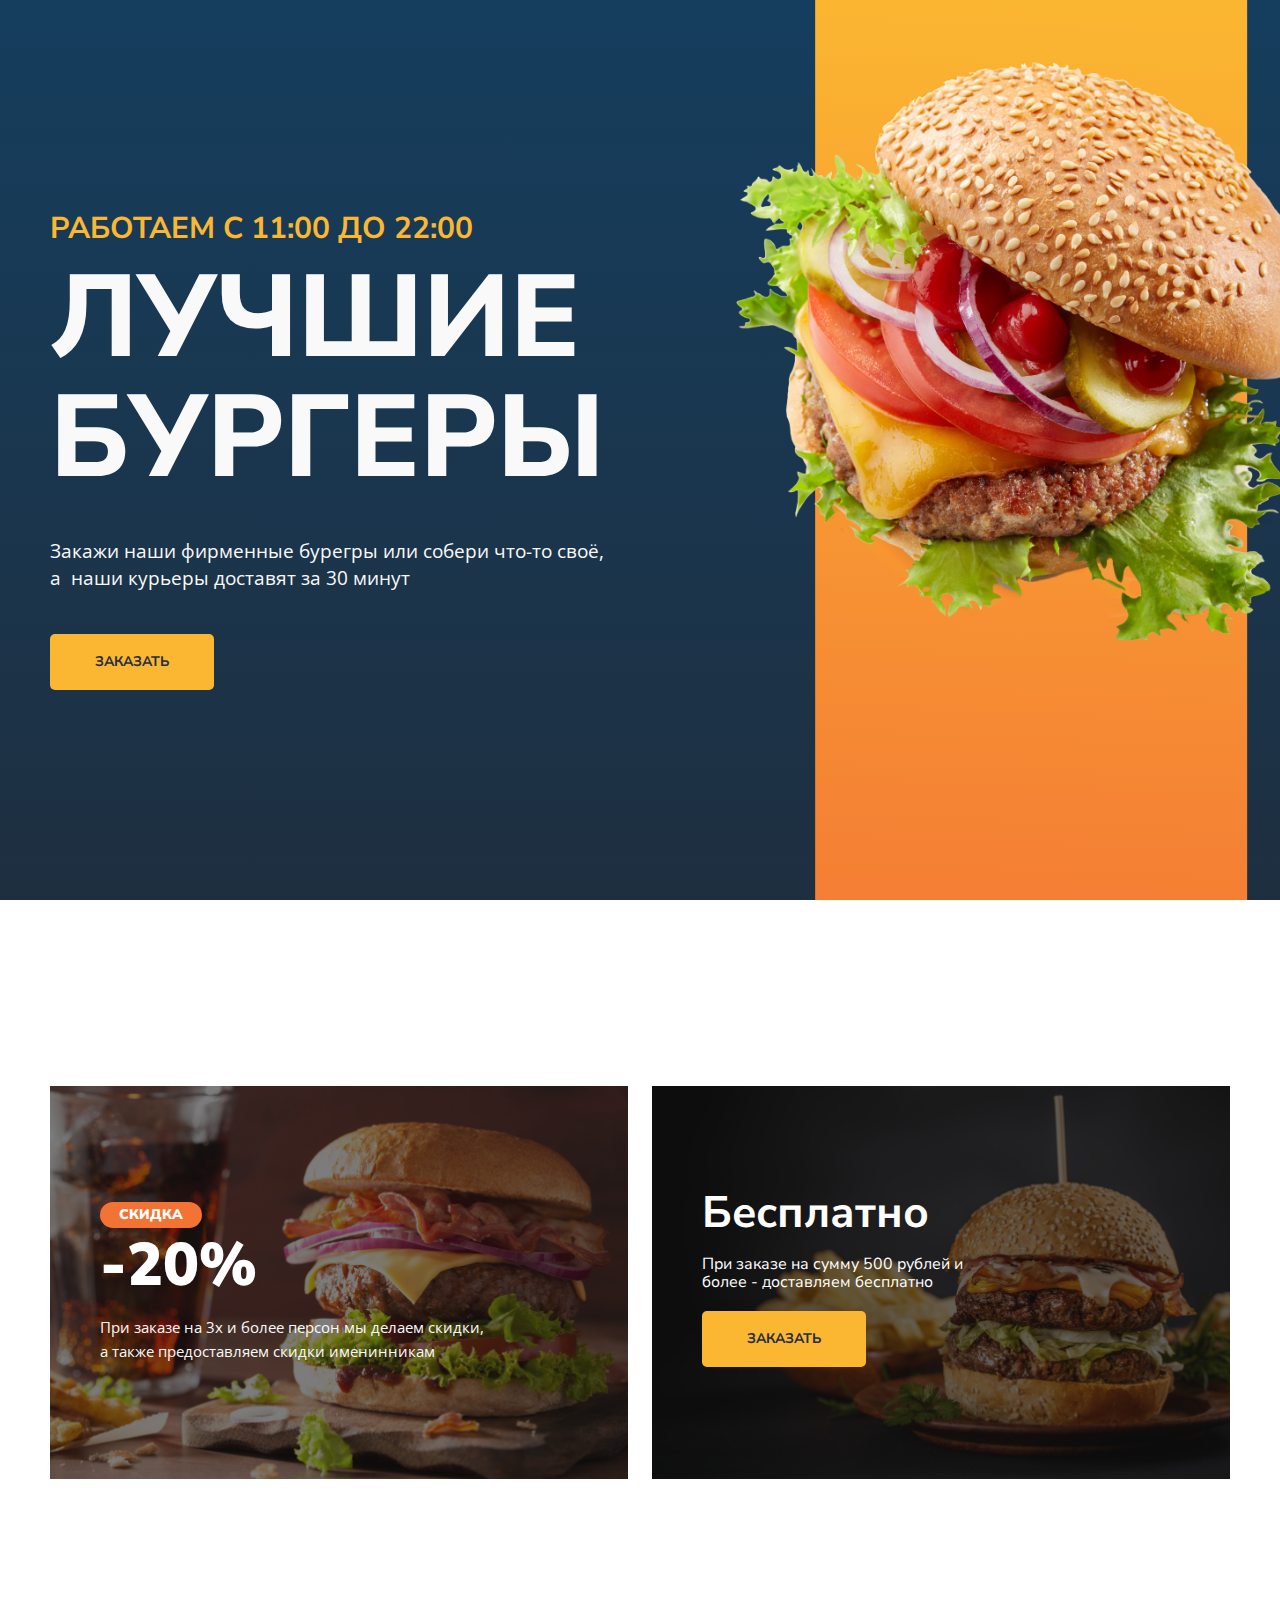
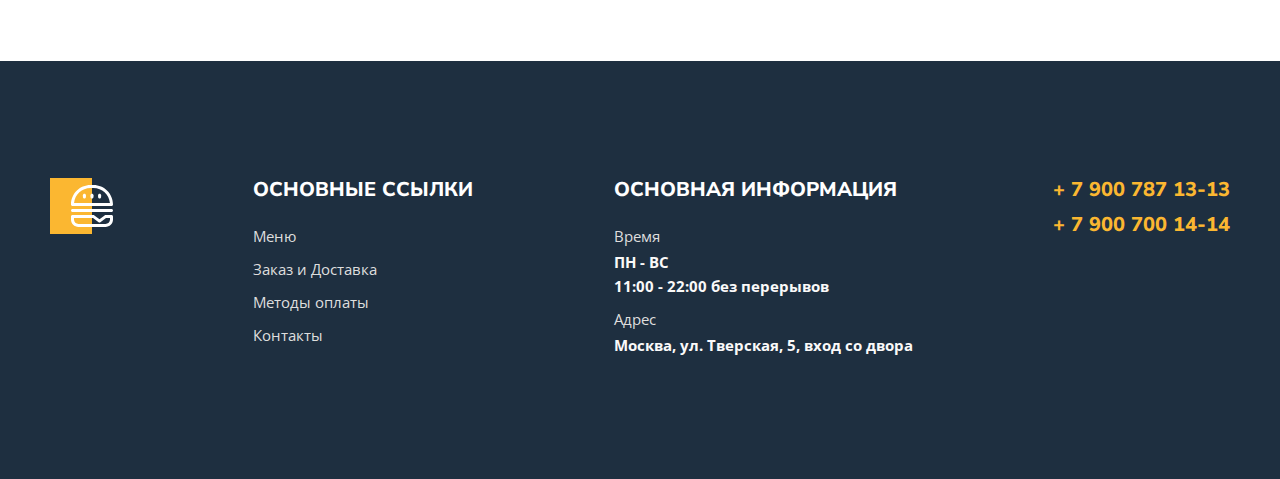
<file: index.html>
<!DOCTYPE html>
<html lang="ru">
<head>
    <meta charset="UTF-8">
    <meta http-equiv="X-UA-Compatible" content="IE=edge">
    <meta name="viewport" content="width=device-width, initial-scale=1.0">
    <title>Burgers</title>
    <link rel="preconnect" href="https://fonts.googleapis.com">
    <link rel="preconnect" href="https://fonts.gstatic.com" crossorigin>
    <link href="https://fonts.googleapis.com/css2?family=Nunito+Sans:wght@600;700;800;900&family=Open+Sans:wght@400;600;700&display=swap" rel="stylesheet">
    <link rel="stylesheet" href="./style/normalize.css">
    <link rel="stylesheet" href="./style/main.css">
</head>
<body>
    <section class="section">
        <div class="section__content">
               <div class="section__container">
                   <div class="section__body">
                        <h1 class="section__title">
                            <span>работаем с 11:00 до 22:00</span>
                           лучшие бургеры
                        </h1>
                        <p class="section__text">Закажи наши фирменные бурегры или собери что-то своё, <br> а &nbsp;наши курьеры доставят за&nbsp;30&nbsp;минут</p>
                        <a class="section__link" href="menu.html">заказать</a>          
                   </div>
               </div>
            </div>
            <div class="visual">
                <div class="visual-bg"></div>
                <div class="visual__img">
                <img src="image/burger.png" alt="Burger">
                </div>
            </div>
        </section>
    <div class="promo">
        <div class="wrapper">
            <div class="promo-left">
                <p class="sale">Скидка</p>
                <p class="cost">-20%</p>
                <p class="promo-description">При заказе на 3х и более персон мы делаем скидки, а также предоставляем скидки именинникам</p>
            </div>
            <div class="promo-right">
                <p class="free">Бесплатно</p>
                <p class="description">При заказе на сумму 500 рублей и более - доставляем бесплатно</p>
                <a href="index.html">заказать</a>
            </div>
        </div>
    </div>
    <footer class="footer">
        <div class="container">
            <div class="footer-box">
                <div class="footer-item footer-item-mobile">
                    <img class="footer-logo" src="./image/logo-footer.svg" alt="Логотип">
                    <ul class="footer-list footer-list-tel mobile">
                        <li class="footer-list__item"><a href="tel:+79007871313">+ 7 900 787 13-13</a></li>
                        <li class="footer-list__item"><a href="tel:+79007001414">+ 7 900 700 14-14</a></li>
                    </ul>
                </div>
                    <div class="footer-item">
                        <h2>Основные ссылки</h2>
                        <ul class="footer-nav">
                            <li class="footer-nav__item"><a href="menu.html">Меню</a></li>
                            <li class="footer-nav__item"><a href="#">Заказ и Доставка</a></li>
                            <li class="footer-nav__item"><a href="#">Методы оплаты</a></li>
                            <li class="footer-nav__item"><a href="#">Контакты</a></li>
                        </ul>
                        <ul class="footer-list footer-list-tablet">
                            <li class="footer-list__item"><a href="tel:+79007871313">+ 7 900 787 13-13</a></li>
                            <li class="footer-list__item"><a href="tel:+79007001414">+ 7 900 700 14-14</a></li>
                        </ul>
                    </div>
                    <div class="footer-item">
                        <h2>Основная информация</h2>
                        <ul class="footer-list">
                            <li><span>Время</span>
                                ПН - ВС <br>
                                11:00 - 22:00 без перерывов
                            </li>
                            <li><span>Адрес</span>
                                Москва, ул. Тверская, 5, вход со двора
                            </li>
                        </ul>
                    </div>
                    <div class="footer-tel">
                    <ul class="footer-list">
                        <li class="footer-list__item"><a href="tel:+79007871313">+ 7 900 787 13-13</a></li>
                        <li class="footer-list__item"><a href="tel:+79007001414">+ 7 900 700 14-14</a></li>
                    </ul>
                </div>
            </div>
        </div>
    </footer>
</body>
</html>
</file>
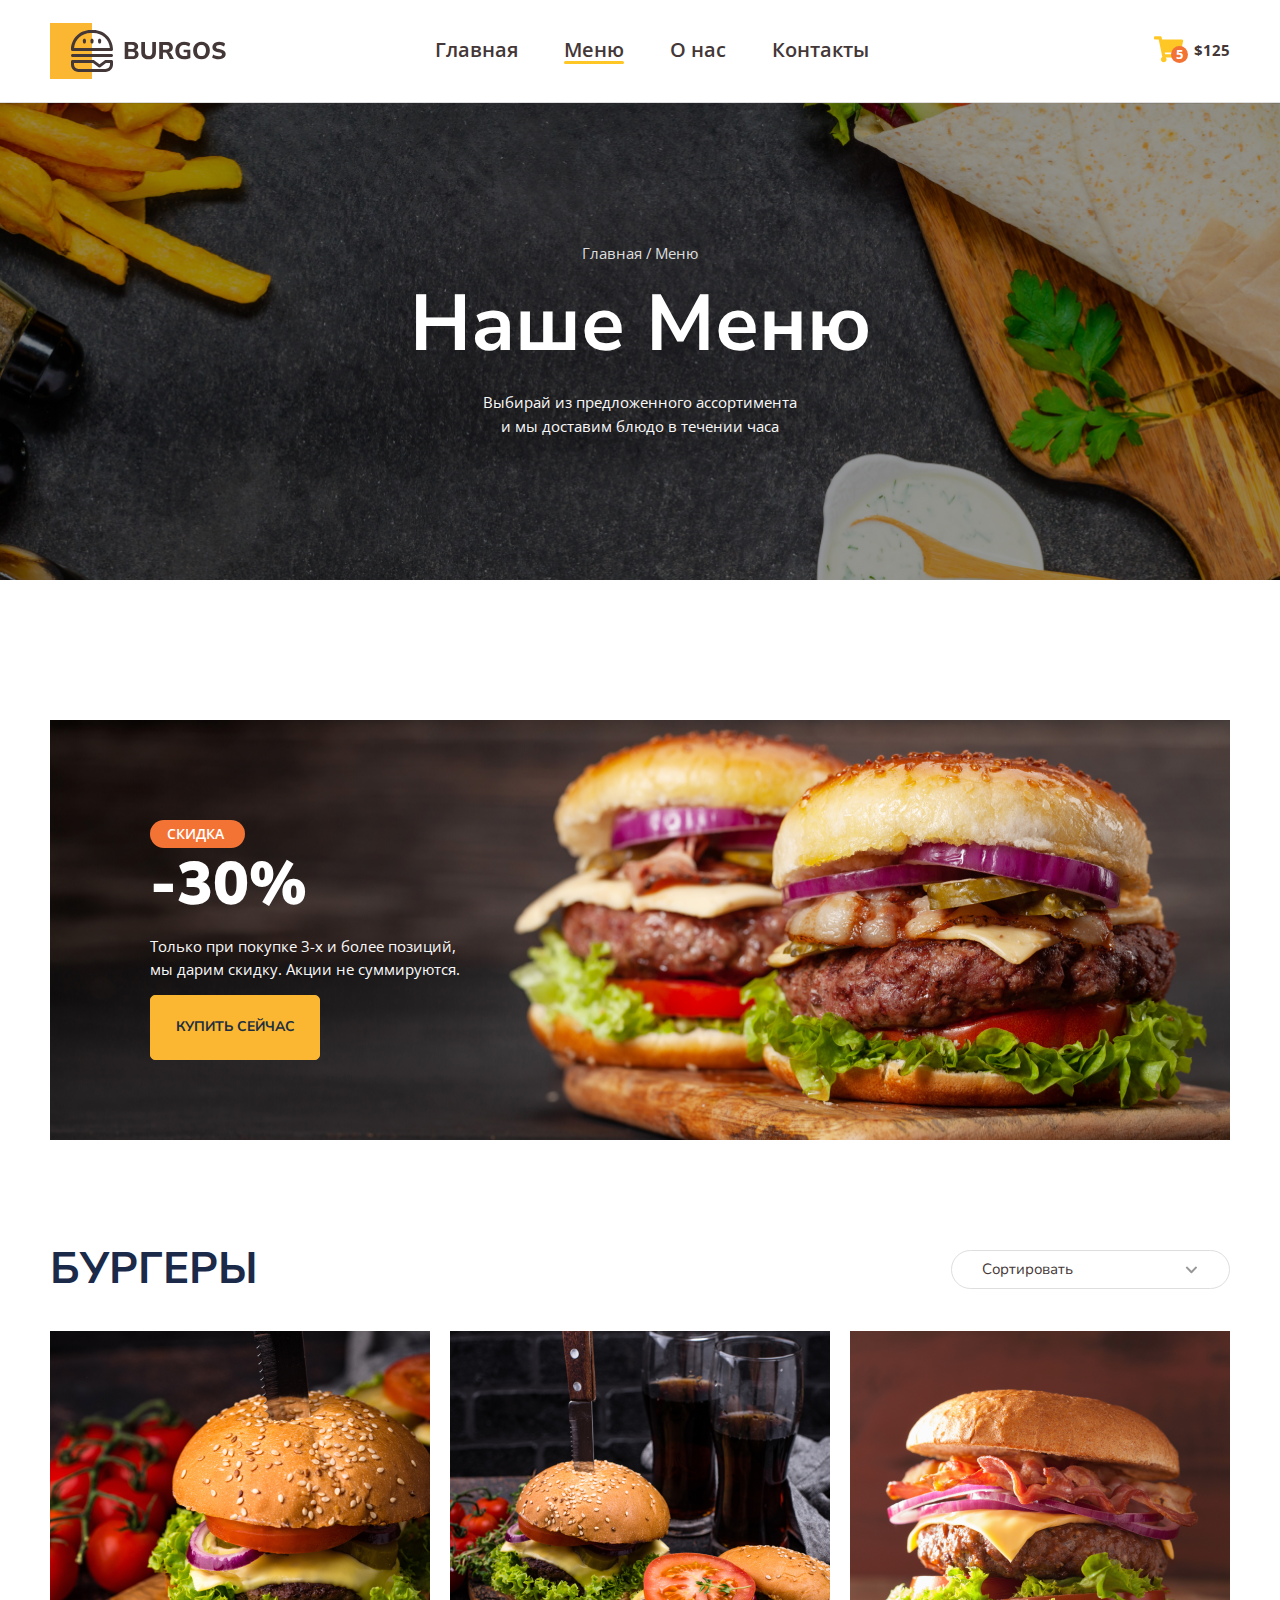
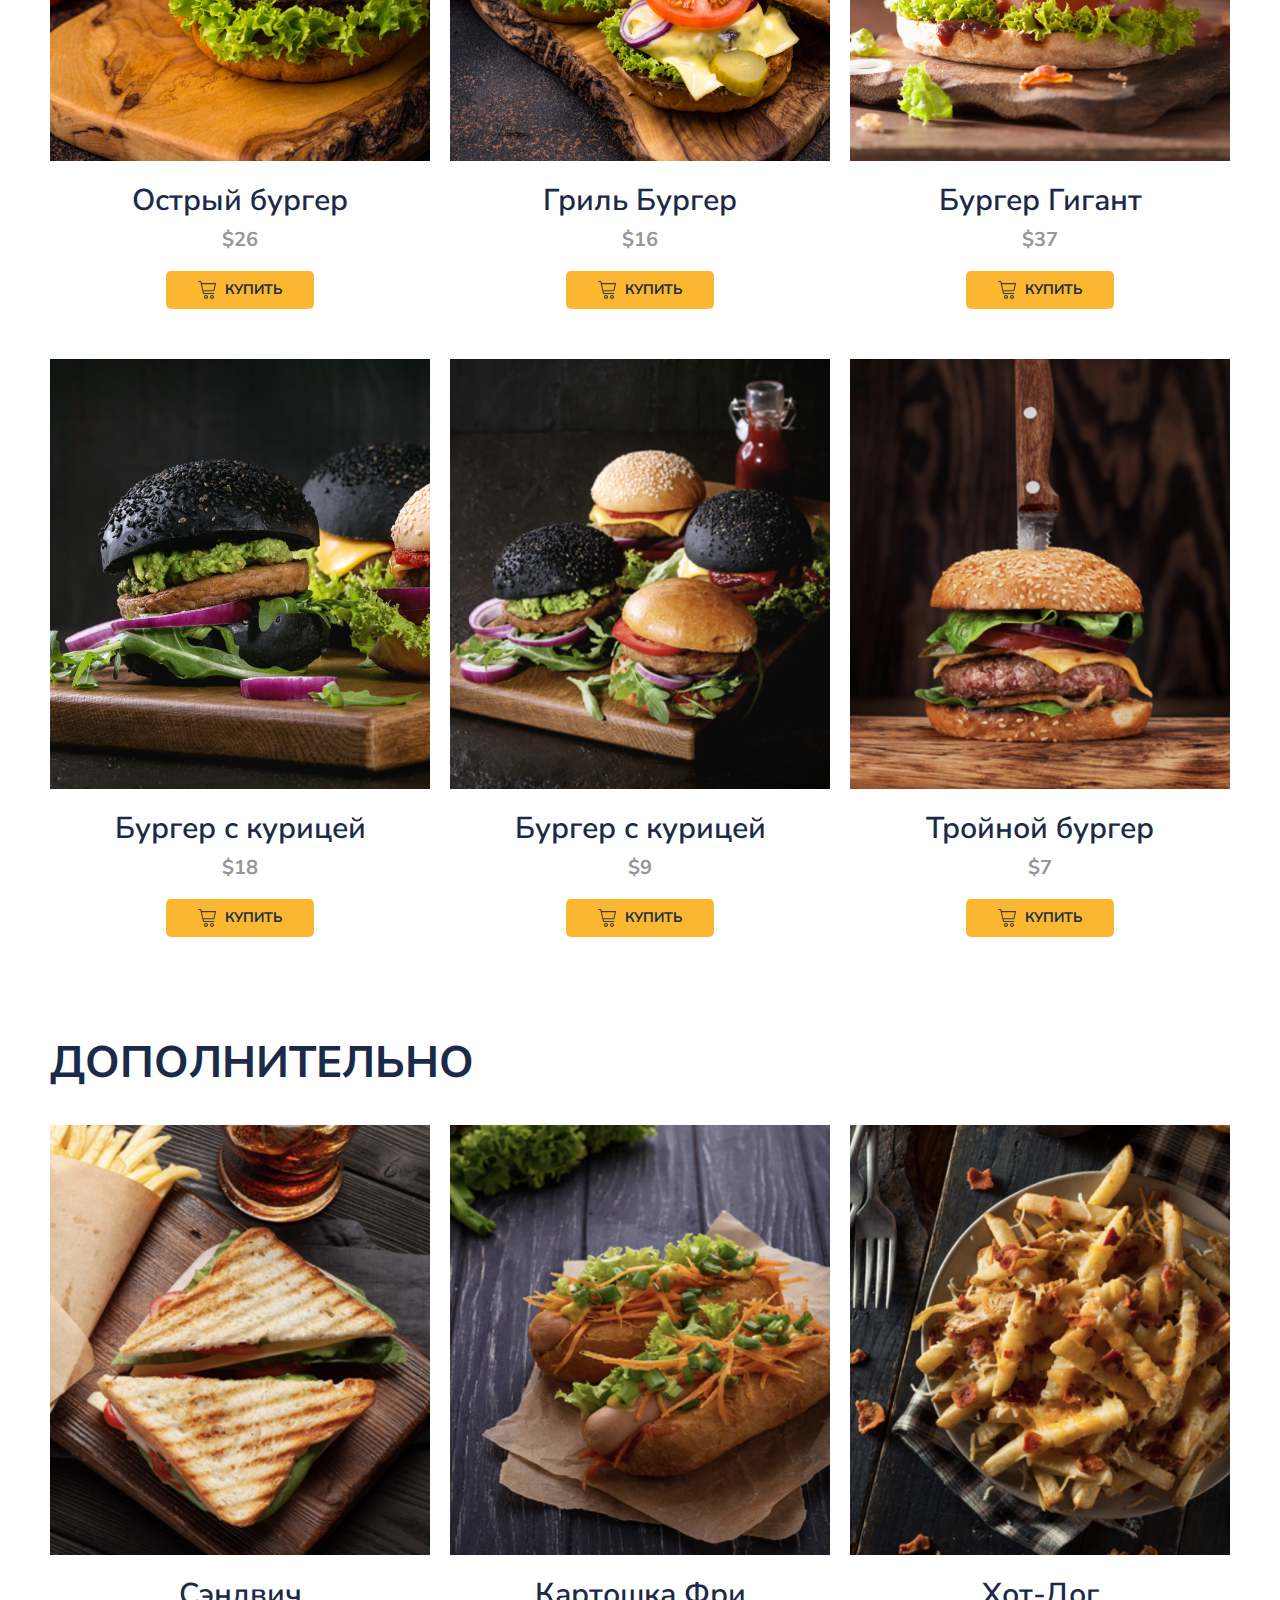
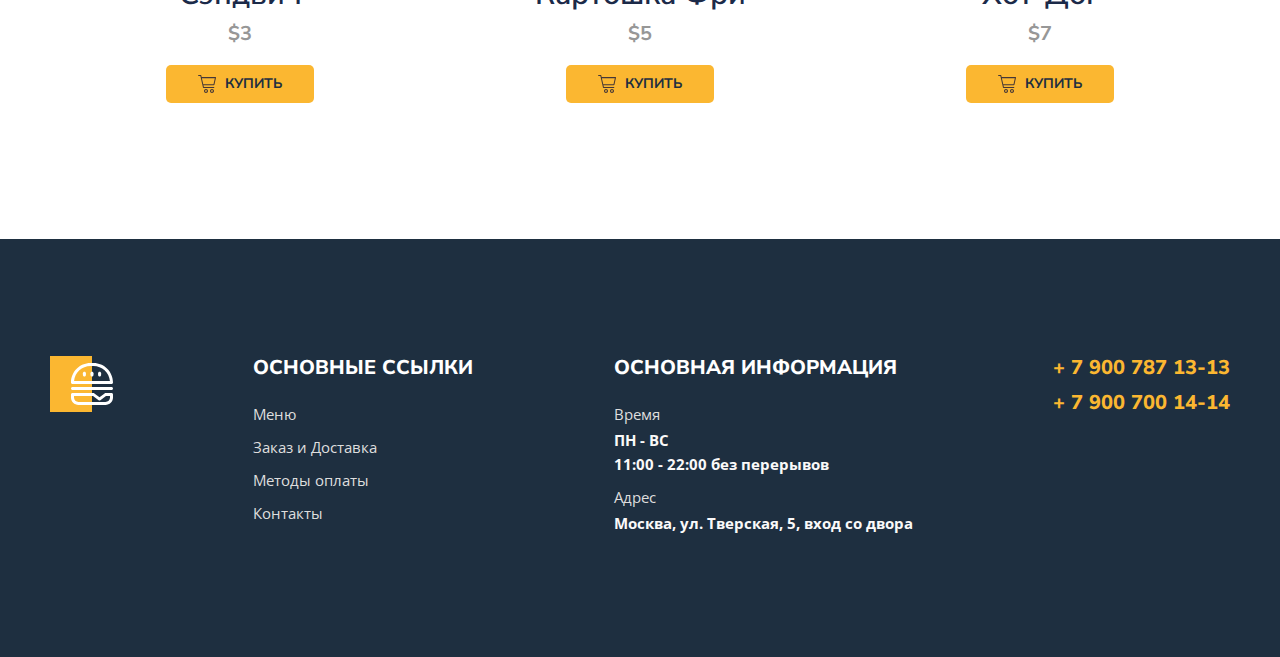
<file: menu.html>
<!DOCTYPE html>
<html lang="ru">
<head>
    <meta charset="UTF-8">
    <meta http-equiv="X-UA-Compatible" content="IE=edge">
    <meta name="viewport" content="width=device-width, initial-scale=1.0">
    <link rel="preconnect" href="https://fonts.googleapis.com">
    <link rel="preconnect" href="https://fonts.gstatic.com" crossorigin>
    <link href="https://fonts.googleapis.com/css2?family=Nunito+Sans:wght@600;700;800;900&family=Open+Sans:wght@400;600;700&display=swap" rel="stylesheet">
    <link rel="stylesheet" href="./style/normalize.css">
    <link rel="stylesheet" href="./style/main.css">
    <title>Burger</title>
</head>
<body>
    <header id="headerTop">
        <div class="container">
            <div class="header">
                <div class="header-burger">
                    <button class="burger" onclick="openModal()"></button>
                </div>
                <div class="header-item">
                    <a href="index.html" class="header-logo"></a>
                    <nav>
                        <ul class="header-nav">
                            <li><a href="index.html">Главная</a></li>
                            <li><a href="#" class="activ">Меню</a></li>
                            <li><a href="#">О нас</a></li>
                            <li><a href="#">Контакты</a></li>
                        </ul>
                    </nav>
                </div>
                <button type="button" class="button">
                    <span class="button-item">
                        <img src="./image/cart.svg" alt="Корзина">
                        <span class="button-count">5</span>
                    </span>
                    <span class="button-text">$125</span>
                </button>
            </div>
        </div>
    </header>
    <div class="bg">
        <div class="container">
            <ul class="breadcrumbs">
                <li><a href="index.html">Главная</a></li>
                <li><a href="#">Меню</a></li>
            </ul>
            <h1 class="title">Наше Меню</h1>
            <p class="descroption">Выбирай из предложенного ассортимента и мы доставим блюдо в течении часа</p>
        </div>
    </div>
        <main>
            <div class="banner">
                <div class="container">
                    <div class="banner-box">
                        <h2 class="banner-title">
                            <span>Скидка</span>
                            -30%
                        </h2>
                        <p class="banner-text">Только при покупке 3-х и более позиций, мы&nbsp;дарим скидку. Акции не суммируются.
                        </p>
                        <a href="#menuBurger" class="banner-link">купить сейчас</a>
                    </div>
                </div>
            </div>
            <section class="menu" id="menuBurger">
                <div class="container">
                    <div class="menu-header">
                        <h2 class="menu-title">
                            Бургеры
                        </h2>
                        <select class="menu-select">
                            <option value="">Сортировать</option>
                            <option value="up">По возрастанию</option>
                            <option value="down">По убыванию</option>
                        </select>
                    </div>
                    <div class="menu-grid">
                        <div class="menu-grid-item">
                            <div class="menu-grid-cover">
                                <img src="./image/menu/001.png" alt="Острый бургер">
                            </div>
                            <p class="menu-grid-title">Острый бургер</p>
                            <p class="menu-grid-price">$26</p>
                            <button type="button" class="menu-grid-btn">
                                <span class="menu-grid-icon"></span>
                                <span class="menu-grid-text">купить</span>
                            </button>
                        </div>
                        <div class="menu-grid-item">
                            <div class="menu-grid-cover">
                                <img src="./image/menu/002.png" alt="Гриль Бургер">
                            </div>
                            <p class="menu-grid-title">Гриль Бургер</p>
                            <p class="menu-grid-price">$16</p>
                            <button type="button" class="menu-grid-btn">
                                <span class="menu-grid-icon"></span>
                                <span class="menu-grid-text">купить</span>
                            </button>
                        </div>
                        <div class="menu-grid-item">
                            <div class="menu-grid-cover">
                                <img src="./image/menu/003.png" alt="Бурег Гигант">
                            </div>
                            <p class="menu-grid-title">Бургер Гигант</p>
                            <p class="menu-grid-price">$37</p>
                            <button type="button" class="menu-grid-btn">
                                <span class="menu-grid-icon"></span>
                                <span class="menu-grid-text">купить</span>
                            </button>
                        </div>
                        <div class="menu-grid-item">
                            <div class="menu-grid-cover">
                                <img src="./image/menu/004.png" alt="Бургер с rурицей">
                            </div>
                            <p class="menu-grid-title">Бургер с курицей</p>
                            <p class="menu-grid-price">$18</p>
                            <button type="button" class="menu-grid-btn">
                                <span class="menu-grid-icon"></span>
                                <span class="menu-grid-text">купить</span>
                            </button>
                        </div>
                        <div class="menu-grid-item">
                            <div class="menu-grid-cover">
                                <img src="./image/menu/005.png" alt="Бургер с rурицей">
                            </div>
                            <p class="menu-grid-title">Бургер с курицей</p>
                            <p class="menu-grid-price">$9</p>
                            <button type="button" class="menu-grid-btn">
                                <span class="menu-grid-icon"></span>
                                <span class="menu-grid-text">купить</span>
                            </button>
                        </div>
                        <div class="menu-grid-item">
                            <div class="menu-grid-cover">
                                <img src="./image/menu/006.png" alt="Тройной бурегр">
                            </div>
                            <p class="menu-grid-title">Тройной бургер</p>
                            <p class="menu-grid-price">$7</p>
                            <button type="button" class="menu-grid-btn">
                                <span class="menu-grid-icon"></span>
                                <span class="menu-grid-text">купить</span>
                            </button>
                        </div>
                    </div>
                 </div>
            </section>
            <section class="menu menu-other">
                <div class="container">
                    <div class="menu-header">
                        <h2 class="menu-title">
                            Дополнительно
                        </h2>
                    </div>
                    <div class="menu-grid">
                        <div class="menu-grid-item">
                            <div class="menu-grid-cover">
                                <img src="./image/menu/0001.png" alt="Сэндвич">
                            </div>
                            <p class="menu-grid-title">Сэндвич</p>
                            <p class="menu-grid-price">$3</p>
                            <button type="button" class="menu-grid-btn">
                                <span class="menu-grid-icon"></span>
                                <span class="menu-grid-text">купить</span>
                            </button>
                        </div>
                        <div class="menu-grid-item">
                            <div class="menu-grid-cover">
                                <img src="./image/menu/0002.png" alt="Картошка Фри">
                            </div>
                            <p class="menu-grid-title">Картошка Фри</p>
                            <p class="menu-grid-price">$5</p>
                            <button type="button" class="menu-grid-btn">
                                <span class="menu-grid-icon"></span>
                                <span class="menu-grid-text">купить</span>
                            </button>
                        </div>
                        <div class="menu-grid-item">
                            <div class="menu-grid-cover">
                                <img src="./image/menu/0003.png" alt="Хот-Дог">
                            </div>
                            <p class="menu-grid-title">Хот-Дог</p>
                            <p class="menu-grid-price">$7</p>
                            <button type="button" class="menu-grid-btn">
                                <span class="menu-grid-icon"></span>
                                <span class="menu-grid-text">купить</span>
                            </button>
                        </div>
                       
                    </div>
                </div>
            </section>
        </main>
        <footer class="footer">
            <div class="container">
                <div class="footer-box">
                    <div class="footer-item footer-item-mobile">
                        <img class="footer-logo" src="./image/logo-footer.svg" alt="Логотип">
                        <ul class="footer-list footer-list-tel mobile">
                            <li class="footer-list__item"><a href="tel:+79007871313">+ 7 900 787 13-13</a></li>
                            <li class="footer-list__item"><a href="tel:+79007001414">+ 7 900 700 14-14</a></li>
                        </ul>
                    </div>
                        <div class="footer-item">
                            <h2>Основные ссылки</h2>
                            <ul class="footer-nav">
                                <li class="footer-nav__item"><a href="menu.html">Меню</a></li>
                                <li class="footer-nav__item"><a href="#">Заказ и Доставка</a></li>
                                <li class="footer-nav__item"><a href="#">Методы оплаты</a></li>
                                <li class="footer-nav__item"><a href="#">Контакты</a></li>
                            </ul>
                            <ul class="footer-list footer-list-tablet">
                                <li class="footer-list__item"><a href="tel:+79007871313">+ 7 900 787 13-13</a></li>
                                <li class="footer-list__item"><a href="tel:+79007001414">+ 7 900 700 14-14</a></li>
                            </ul>
                        </div>
                        <div class="footer-item">
                            <h2>Основная информация</h2>
                            <ul class="footer-list">
                                <li><span>Время</span>
                                    ПН - ВС <br>
                                    11:00 - 22:00 без перерывов
                                </li>
                                <li><span>Адрес</span>
                                    Москва, ул. Тверская, 5, вход со двора
                                </li>
                            </ul>
                        </div>
                        <div class="footer-tel">
                        <ul class="footer-list">
                            <li class="footer-list__item"><a href="tel:+79007871313">+ 7 900 787 13-13</a></li>
                            <li class="footer-list__item"><a href="tel:+79007001414">+ 7 900 700 14-14</a></li>
                        </ul>
                    </div>
                </div>
            </div>
        </footer>
        <a href="#headerTop" class="button-up hidden" id="btnUp">Наверх</a>
        <div class="modal" id="modal">
            <ul class="header-nav">
                <li><a href="index.html">Главная</a></li>
                <li><a href="#" class="activ">Меню</a></li>
                <li><a href="#">О нас</a></li>
                <li><a href="#">Контакты</a></li>
            </ul>
            <button class="burger-close" onclick="closeModal()"></button>
        </div>
    <script src="./scripts/main.js"></script>
    </body>
</html>
</file>
<file: style/main.css>
body {
    font-family: 'Nunito Sans', sans-serif;
}
header{
    border-bottom: 1px solid #DEDEDE;
}
.container {
    max-width: 1180px;
    margin: 0 auto;
    padding-left: 15px;
    padding-right: 15px;
}

.header {
    font-family: 'Open Sans', sans-serif;
    display: flex;
    align-items: center;
    justify-content: space-between;
    padding-top: 22px;
    padding-bottom: 22px;
}
.header-item{
    display: flex;
    align-items:center;
    justify-content: space-between;
    flex-basis: 69.4%;
    
}
.header-logo {
    display: block;
    background-image: url(../image/logo.svg);
    background-repeat: no-repeat;
    background-size: cover;
    width: 176px;
    height: 56px;
}
.header-nav {
    display: flex;
    list-style-type: none;
    padding-left: 0;
    gap: 46px;
}
.header-nav a {
    font-weight: 600;
    font-size: 20px;
    color: #443737;
    text-decoration: none;
    transition: 0.3s;
} 
.header-nav a:hover {
    color:#FFC725;
}
.header-nav a::after {
    content: '';
    width: 100%;
    height: 3px;
    border-radius: 1.5px;
    background: transparent;
    display: block;
}
.header-nav a.activ::after{
    background: #FFC725;
}
.button {
    display: flex;
    align-items:center;
    background: transparent;
    border: none;
    padding: 0;
    gap: 10px;
    cursor: pointer;
}
.button-item {
    position: relative;
}
.button-count {
    font-weight: 700;
    font-size: 13px;
    color: #FFFFFF;
    background: #F37335;
    border-radius: 100%;
    position: absolute;
    width: 17px;
    height: 17px;
    text-align: center;
    line-height: 1.3;
    bottom: 3px;
    right: -4px;
}   
.button-text {
    color: #443737;
    font-weight: 700;
    font-size: 15px;
}
.bg {
    text-align: center;
    color: #FFFFFF;
    background-image: url(../image/bg.jpg);
    background-size:cover;
    background-position: center center;
    padding: 142px 0;
    margin-bottom: 140px;
}
.breadcrumbs {
    padding-left: 0;
    margin: 0;
    list-style-type: none;
    display: flex;
    justify-content: center;
    gap: 7px;
}
.breadcrumbs a {
    color: #DEDEDE;
    font-family: 'Open Sans', sans-serif;
    font-size: 15px;
    text-decoration: none;
    transition: 0.3s;
}
.breadcrumbs a:hover {
    color: #FFC725;
} 
.breadcrumbs a:hover::before {
    color:#DEDEDE;
}
.breadcrumbs a::before {
    content: '/';
    position: relative;
    left: -3px;
    pointer-events: none;
}
.breadcrumbs li:first-child a::before {
    display:none;
}
.title {
    font-weight: 700;
    font-size: 79px;
    margin: 16px 0 20px 0;
}
.descroption {
    font-family: 'Open Sans', sans-serif;
    font-size: 15px;  
    line-height: 1.6;
    color: #FAF9F9;
    max-width: 320px;
    margin: 0 auto;
}
.banner {
    margin-bottom: 68px;
}
/* .container {
    padding: 0;
} */
.banner-box {
    background-image:url(../image/banner-bg.png);
    background-repeat:no-repeat;
    background-size: cover;
    background-position: 0 center;
    padding: 100px 100px 80px 100px;
}
.banner-title {
    font-weight: 900;
    font-size: 60px;
    line-height: 72px;
    text-transform: uppercase;
    color: #FFFFFF;
    font-style: normal;
    margin: 0;
}
.banner-title span {
    max-width: 95px;
    display: block;
    box-sizing: border-box;
    font-family: 'Open Sans', sans-serif;
    font-weight: 600;
    font-size: 14px;
    line-height: 18px;
    text-transform: uppercase;
    color: #FFFFFF;
    background: #F37335;
    border-radius: 14px;
    padding: 5px 19px 5px 17px;
    margin: 0;
}
.banner-text {
    font-family: 'Open Sans', sans-serif;
    font-size: 15px;
    line-height: 1.5;
    color: #FAF9F9;
    max-width: 353px;
}
.banner-link {
    background: #FBB731;
    font-weight: 700;
    border-radius: 5px;
    display: block;
    box-sizing: border-box;
    max-width: 170px;
    text-align: center;
    padding: 18px 0;
    font-size: 14px;
    line-height: 1.9;
    text-transform: uppercase;
    text-decoration: none;
    color: #1E2F40;
    border: 1px solid #FBB731;
}
.banner-link:hover{
    background-color: transparent;
    color:#FBB731;
}
.menu-header{
    display: flex;
    align-items:center;
    justify-content: space-between;
}
.menu-title{
    font-size: 44px;
    font-weight: 700;
    text-transform: uppercase;
    color: #1B2A49
}    
.menu-select{
    border: 1px solid #DEDEDE;
    padding: 10px 30px;
    border-radius: 22px;
    color: #443737;
    font-size: 15px;
    appearance: none;
    flex-basis: 279px;
    background: white;
    background-image:url(../image/arrow.svg);
    background-size:12.79px 7.75px;
    background-repeat:no-repeat;
    background-position: 88% center;
}
.menu-grid {
    display: grid;
    grid-template-columns: repeat(3, 1fr);
    gap:50px 20px;
}
.menu-grid-item{
    text-align: center;
}
.menu-grid-cover{
    width: 100%;
    height: 430px;
    position: relative;
    overflow: hidden;
    margin-bottom: 21px;
}
.menu-grid-cover img {
    position: absolute;
    left: 50%;
    top: 50%;
    transform: translate(-50%, -50%);
    object-fit: cover;
    width: 100%;
    height: 100%;
}
.menu-grid-title {
    font-weight: 600;
    font-size: 30px;
    line-height: 38px;
    color: #1B2A49;
    margin: 0;
}
.menu-grid-price {
    font-weight: 700;
    font-size: 20px;
    color: #979797;
    margin-top: 8px;
}
.menu-grid-btn {
    background-color: #FBB731;
    display: flex;
    align-items:center;
    border-radius: 5px;
    padding: 10px 32px;
    margin: 0 auto;
    justify-content: center;
    gap: 9px;
    border: none;
    transition: 0.3s;
    cursor: pointer;
}
.menu-grid-btn:hover {
    background-color: #F37335;
}
.menu-grid-icon {
    background-image: url(../image/cart-menu.svg);
    background-size: 18px 18px;
    background-repeat: no-repeat;
    display: block;
    width: 18px;
    height: 18px;
}
.menu-grid-text {
    text-transform: uppercase;
    font-weight: 700;
    font-size: 14px;
    color: #1e2f40;
}
.menu-header{
    margin-top: 64px;
}
.footer {
    background: #1E2F40;
    color: #fff;
    padding-top: 117px;
    padding-bottom: 106px;
    margin-top:136px;
}
.footer-box{
    display: flex;
    justify-content: space-between;
}
.footer-logo {
    width: 63px;
    height: 56px;
}
.footer-item {
    flex: 0 0 auto;
}
.footer-item h2 {
    font-size: 20px;
    font-weight: 800;
    text-transform: uppercase;
    margin-bottom: 23px;
    margin-top: 0;
}
.footer-item li {
    margin-bottom: 9px;
    font-family: 'Open Sans', sans-serif;
    font-size: 15px;
    color: #FAF9F9;
    font-weight: 700;
    line-height: 24px;
}
.footer-item a {
    color: #DEDEDE;
    text-decoration: none;
    font-weight: 400;
}
.footer-item span {
    color: #DEDEDE;
    display: block;
    font-weight: 400;
    margin-bottom: 2px;
}
.footer-nav{
    text-decoration: none;
    list-style-type: none;
    padding-left: 0;
}
.footer-nav__item a{
    transition: 0.3s;
}
.footer-nav__item a:hover{
    color: #FBB731;;
}
.footer-tel ul {
    font-size: 20px;
    font-weight: 800;
    margin-top: 0;
}
.footer-tel li {
    margin-bottom: 12px;
}
.footer-list{
    padding-left: 0;
    list-style-type: none;
}
.footer-list__item a{
    text-decoration: none;
    color: #FBB731;
    transition: 0.3s;
}
.footer-list__item a:hover{
    color:white;
}
.button-up{
    background-color:#FBB731;
    text-transform: uppercase;
    font-weight: 700;
    font-size: 14px;
    color: #1e2f40;
    text-decoration: none;
    padding: 5px 20px;
    position: fixed;
    bottom: 10px;
    right: 20px;
    border-radius: 5px;
    transition: 1s;
}
.button-up:hover {
    background-color: #F37335;
}
.button-up.hidden{
    opacity: 0;
}
.button-up.visible {
    opacity: 1;
}
/* Style INDEX */

.section {
    background: linear-gradient(180deg, #0C4C7B -100%, #1E2F40 100%);
    overflow: hidden;
    min-height: 100vh;
}
.wrapper{
    max-width: 1180px;
    margin: 0 auto;
    display: flex;
    gap: 10px;
    justify-content: space-between;
    padding-left: 15px;
    padding-right: 15px;
}
.section__content {
    flex: 0 0 100%;
    display: flex;
 }
 .section__container {
     max-width: 1180px;
     padding: 0px 20px;
     margin: 0 auto;
     display: flex;
     align-items: center;
 }
 .section__body {
     padding: 50px 0px 50px 0px;  
 }
 .visual img {
    max-width: 100%;
}
.section__title {
    font-size: calc(100px + 16 * ((100vw - 320px) / 960));
    color: #FAF9F9;
    font-weight: 800;
    text-transform: uppercase;
    line-height: 120px;
    margin-bottom: 40px;
    margin-top: 0;
}

.section__title span {
    font-size: calc(14px + 16 * ((100vw - 320px) / 960));
    color: #FBB731;
    font-weight: 700;
    line-height: 38px;
    display: block;
    margin-bottom: 10px;
}
.section__text {
    font-family: 'Open Sans', sans-serif;
    color: #FAF9F9;
    font-size: 19px;
    line-height: 1.4;
    margin-bottom: 42px;
}

.section__link,
.promo a {
    color: #1E2F40;
    background-color: #FBB731;
    border-radius: 5px;
    text-decoration: none;
    padding: 20px 45px;
    display: inline-block;
    text-transform: uppercase;
    font-size: 14px;
    font-weight: 700;    
}
.section__link,
.promo a {
    animation: button;
    animation-duration: 2s;
    animation-timing-function: linear;
    animation-iteration-count: infinite;
    animation-direction: alternate;

}

@keyframes button{
    0% {
        background-color:#DEDEDE;
    }
    50% {
        background:#a1b5ca;
    }
    100% {
        background:#F37335;
    }
}
.visual {
    flex-grow: 1;
    display: flex;
    justify-content: flex-end;
    position: relative;
   
}
.visual-bg {
    position: absolute;
    max-width: 432px;
    right: 12vw;
    left: 12vw;
    height: 100%;
    background: linear-gradient(2.42deg, #F37335 -19.6%, #FBB731 100.79%, #FDC830 100.79%);
    animation: vis-bg ;
    animation-duration: 2s;
    animation-timing-function: linear;
    animation-direction: alternate; 
}
/* ===== Animation for .visual-bg */
@keyframes vis-bg {
    0% {
        background: linear-gradient(2.42deg, #F37335 -19.6%, #FBB731 100.79%, #FDC830 100.79%); 
        height: 0;
    }
    100% {
        height: 100%;
        background: linear-gradient(2.42deg, #b6440b -100.6%, #FBB731 50.79%, #FDC830 19.79%);
    }
}

.main img {
    width: 829px;
    position: absolute;
    right: -168px;
}
.promo {
    padding-top: 186px;
    padding-bottom: 46px;
}
/*======= Animation burger ===============*/
@keyframes burgers {
    0%{
        bottom: 0px;
        left: 0px;
        opacity: 0.2;
    }
    50% {
        opacity: 1;
    }
    100%{
        opacity: 0.2;
        top: 200px;
    }
}
.visual__img img{
    animation: burgers;
    animation-duration: 7s;
    animation-timing-function: linear;
    animation-iteration-count: infinite;
    animation-direction: alternate; 
    animation-fill-mode: forwards;
    /* webkit for for mobile browser chrome */
    -webkit-animation: burgers ;
    -webkit-animation-duration: 7s;
    -webkit-animation-timing-function: linear;
    -webkit-animation-iteration-count: infinite;
    -webkit-animation-direction: alternate;
    -webkit-animation-fill-mode: forwards;
    /* ====================================== */
}
/*===========================================*/

.promo-left,
.promo-right {
    flex: 0 0 49%;
    color: #fff;
    box-sizing: border-box;
    background-repeat: no-repeat;
    background-size: cover;
    background-position: center;
}
.promo-left {
    background-image: url(../image/promo-left.png);
    padding: 116px 50px;
}
.promo-right {
    background-image: url(../image/promo-right.png);
    padding: 102px 50px;
}
.sale {
    font-size: 14px;
    font-weight: 900;
    background: #F37335;
    padding: 5px 19px;
    border-radius: 14px;
    display: inline-block;
    text-transform: uppercase;
    margin-bottom: 3px;
    margin-top: 0;
}
.cost {
    font-size: 60px;
    font-weight: 900;
    margin-bottom: 8px;
    margin-top: 0;
}
.promo-description {
    font-family: 'Open Sans', sans-serif;
    color: #FAF9F9;
    font-size: 15px;
    line-height: 24px;
    margin-bottom: 0;
}
.promo-left .promo-description {
    max-width: 392px;
}
.promo-right .description {
    max-width: 300px;
    margin-bottom: 20px;
}
.free {
    font-size: 44px;
    font-weight: 700;
    margin-bottom: 10px;
    margin-top: 0;
}

/* Responsive */

@media (min-width: 1001px) {
    .footer-list-tablet .footer-list__item  {
        display: none;
    }
    .mobile {
        display: none;
    }
}
@media (min-width: 766px) {
    .header-burger {
        display: none;
    }
}
@media (max-width: 1000px) {
    .container {
        max-width: 738px;
    }
    .header {
        padding-top: 18px;
    }
    .header-logo {
        width: 150px;
        height: 48px;
        background-size:contain;
    }
    .header-nav {
        gap: 18px;
    }
    .header-item {
        flex-basis: 75.2%;
    }
    .bg {
        margin-bottom: 72px;
    }
    .banner-box {
        background-position: -80px center;
        padding: 100px 40px 97px 40px;
    }
    .menu-grid {
        grid-template-columns: repeat(2, 1fr);
    }
    .menu-other {
        overflow: hidden;
        height: 661px;
    }
    .menu-other .menu-grid {
        display: flex;
        width: auto;
        overflow-x: scroll;
        overflow-y: hidden;
        padding-bottom: 50px;
    }
    .menu-other .menu-grid-item {
        flex: 0 0 281px;
    }
    .menu-other .menu-grid-cover,
    .menu-other .menu-grid-cover img {
        height: 320px;
    }
     .footer-tel {
        display: none;
    }
     .footer-list-tel{
        display: block;
    }
    .footer-item-mobile .footer-list-tel {
        display: none;
    }
     .footer-list-tablet .footer-list__item a {
        font-size: 20px;
        font-weight: 800;
        line-height: 30px;
        letter-spacing: 1px;
    }
}
@media (max-width: 768px) {
    .banner {
        margin-bottom: 50px;
}
    .menu-header {
        margin-top: 48px;
}
    .footer {
        padding-top: 60px;
        margin-top: 67px;
    }
    .menu-grid .menu-grid-item  {
        flex: 0 0 44vw;
    }
    .menu-other .menu-grid-cover,
    .menu-other .menu-grid-cover img {
        height: 56vw;
    }
    .menu-other {
    height: 742px;
    }
   
}
@media (max-width: 765px) {
    nav {
        display: none;
    }
    .header {
        gap: 21px;
    }
    .title { 
        font-size: 64px;  
    }
    .menu-grid-cover {
        height: 387px;
    }
    .menu-grid-title {
        font-size: 22px;
    }
}
@media(max-width: 754px) {
    .footer-item-mobile {
        display: flex;
        gap: 50px;
    }
    .footer {
         margin-top: 10vw;
    }
    .footer-item-mobile .footer-list-tel {
        margin: 0;
        display: none;
    }
    .mobile a {
        font-weight: 800;
        font-size: 20px;
        line-height: 31px;
    }
    .menu-other .menu-grid {
        padding-bottom: 164px;
    }
}
@media (max-width:680px) {
   

    .footer-box {
        flex-direction: column;
        gap: 30px;
    }
    .footer-item-mobile {
        display: flex;
        gap: 55vw;
    }
    .footer-item-mobile .footer-list-tel {
        margin: 0;
        display: block;
    }
    .footer-logo {
        margin-top: 8px;
    }
    .footer-list-tablet {
        display: none;
    }
    .footer {
        margin-top: 1vw;
    }

}
@media (max-width: 611px) {
    .title {
        font-size: 60px; 
    }
    .menu-select {
        flex-basis: 136px;
    }
    .menu-grid-cover {
        height: 56vw;
        margin-bottom: 11px;
    }
    .footer-item {
        flex: 0 0 98%;
    }
    .footer-item-mobile {  
        justify-content: space-between;
        box-sizing: border-box;
        gap: 17%;
    }
    .menu-other .menu-grid {
        padding-bottom: 164px;
    }
    .menu-other {
        overflow: hidden;
        height: 708px;
    }
    .menu-grid .menu-grid-item {
        flex: 0 0 42vw;
    }
    .footer {
        margin-top: 65px;
    }
        
}
@media(max-width: 586px) {
    .menu-other {
        overflow: hidden;
        height: 637px;
    }
    .menu-grid-title {
        font-size: 20px;
    }
}
@media(max-width: 493px) {
    .title {
        font-size: 38px;
        margin: 7px 0 7px 0;
    }
    .bg {
        padding: 91px 0;
        margin-bottom: 33px;  
    }
    .banner-box {
        background-position: -80px center;
        padding: 35px 24px 34px 24px;
    }
    .menu-grid-cover {
        margin-bottom: 1px;
    }
    .menu-grid-cover img {
        height: 100%;
    }
    .menu-grid {
        gap:25px 20px;
    }
    .menu-grid-price {
        margin-top: 0;
        margin-bottom: 7px;
    }
    .menu-grid-btn {
        padding: 10px 14px;
    }
}
@media(max-width: 434px) {
    .menu-title {
        font-size: 27px;
    }
    .menu-grid-title {
        font-size: 16px;
    }
    .menu-grid-price {
        margin-top: 0px;
        margin-bottom: 8px;
    }
    .menu-grid-btn {
        padding: 10px 13px;
    }
    .menu-other
    {
        height: 549px;
    }
    .footer {
        margin-top: 51px;
    }
    .button-up {
        margin-bottom: 18%;
    }
}
    
@media(max-width: 360px) {
    .header {
        gap: 18px;
        padding-top: 25px;
    }
    .header-logo {
        width: 116px;
        height: 37px;
        background-size: contain;
    }
    .bg {
        padding: 51px 0;
    }
    .breadcrumbs {
        font-size: 14px;
    }
    .title {
        margin: 8px 0 8px 0;
    }
    .description {
        font-size: 13px;
        max-width: 277px;
        padding-left: 12px;
    }
    .banner {
        margin-bottom: 42px;
    }
    .banner-box {
        background-position: -116px center;
        padding: 36px 20px 32px 15px;
    }
    .banner-link {
        padding: 18px 0 16px;
    }
    .menu-header {
        margin-top: 32px;
    }
    .menu-grid  {
        gap: 16px 10px;
    }
    .menu-grid-cover {
        width: 44vw;
        height: 201px;
    }
    .menu-grid-cover img {
        height: 100%; 
    }
    .menu-grid-title{
        font-size: 14px;
        font-weight: 600;
        line-height: 20px;
    }
    .menu-grid-price {
        font-size: 16px;
        line-height: 28px;
        margin-top: 0;
        margin-bottom: 5px;
    }
    .menu-grid-btn {
        padding: 10px 13px;
    }
    .menu-select {
        font-size: 13px;
        padding: 10px 6px 10px 13px;
        background-position: 91% center;
    }
    .menu-grid .menu-grid-item {
        flex: 0 0 42vw; 
    }
    .menu .menu-other .menu-header {
        margin-bottom: 15px;
    }
    .menu-other .menu-grid {
        gap: 16px 4.5px;
    }
     .menu-other .menu-grid-cover {
        width: 100%;
        height: 61.7vw;
    }
    .menu-other .menu-grid-cover img {
        height: 100%;
    }
    .menu-other {
        height: 431px; 
    }
    .additionally {
        margin-top: 7px
    }
}
@media(max-width: 295px) {
    .banner-title span {
        padding: 5px 3px 5px 13px;
    }
    .banner-box {
        background-position: -218px center;
        padding: 36px 44px 32px 15px;
    }
    .banner-link {
        padding: 7px 0 11px;
    }
}
/* Responsive INDEX */


@media(min-width: 767px) {

    .section {
        display: flex;
    }  
}

@media (min-width: 767px) {
    .section__body {
        margin-right: 49vw;
        padding: 50px 20px 50px 0px;
        width: 49%;
    }
}
.visual img {
    max-width: 100%;
}
@media(max-width: 1034px) {
    .section__title {
    font-size: calc(78px + 16 * ((100vw - 320px) / 1180));
    line-height: 86px;
    }
}
@media(max-width: 968px) {
    .section__text {
    font-size: calc(11px + 16 * ((100vw - 320px) / 960));

    }
}
@media (min-width: 767px) {
    .visual {
        position: relative;
        flex: 0 0 calc(((100vw - 40px) * 0.6) + 20px);
        padding: 0 0 44.5% 0;
        transform: translate(-81%, 0px);
    }
    .visual img {
        position: absolute;
		/* width: 100%;
		height: 100%; */
        width: 57vw;
        height: 50vw;
		top: 0;
		left: 0;
		object-fit: cover; 
    }
}
@media(max-width:766px){
    .visual-bg {
        display: none;
    }
    .promo-left {
        padding: 16vw 6vw;
    }
    .promo-right {
        padding: 15vw 8vw;
    }
    .promo {
        padding-top: 40px;
    }
}

@media(max-width: 716px) {
    .wrapper {
        max-width: 600px;
        display: flex;
        flex-direction: column;
    }
    .promo-left {
        margin-bottom: 15px;
    }
    .section__text {
        font-size: calc(15px + 16 * ((100vw - 320px) / 960));
    
        }
}
@media(max-width: 420px) {
    .section__title {
        font-size: calc(49px + 16 * ((100vw - 320px) / 420));
        line-height: 1.1;
        margin-bottom: 20px;
    }
    .free {
        font-size: calc(38px + 16 * ((100vw - 320px) / 420));

    }
    .visual {
        display: block;
    }
}


@media (min-width: 1360px) {
	.visual {
        transform: translate(-99%, 0px);
		flex: 0 0 calc(50vw - (0.4 - 0.5) * 1180px);
	}
}


/* Modal */

.burger {
    width: 34px;
    height: 22px;
    background-image: url(../image/burger.svg);
    background-repeat: no-repeat;
    background-size: contain;
    background-color: transparent;
    border: none;
    cursor: pointer;
}
.modal {
    background-color: #FFF8DC;
    max-width: 500px;
    text-align: center;
    position: absolute;
    top: -400px;
    left: 0;
    right: 0;
    margin: 20px auto 0;
    padding: 40px 30px;
    box-sizing: border-box;
    transition: .5s;
}
.modal .header-nav {
    flex-direction: column;
    align-items: center;
    gap: 23px;
    margin: 0;
}
.burger-close {
    width: 22px;
    height: 22px;
    background-image: url(../image/close.svg); 
    background-color: transparent;
    background-size: contain;
    background-repeat: no-repeat;
    border: none;
    position: absolute;
    top: 20px;
    right: 20px;
    cursor: pointer;
}
</file>
